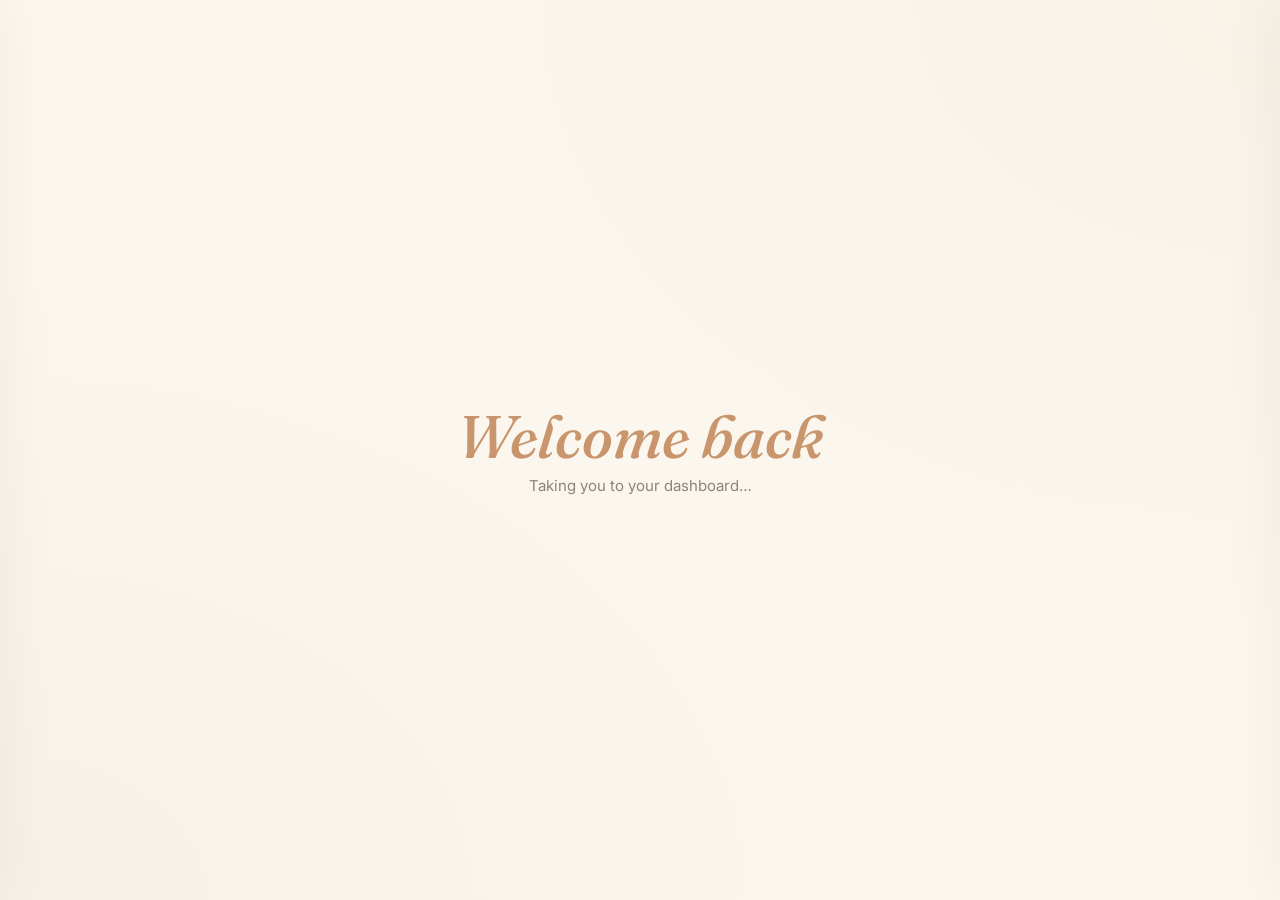
<file: Fronteend/index.html>
<!DOCTYPE html>
<html lang="en">
<head>
  <meta charset="UTF-8" />
  <meta http-equiv="refresh" content="0; url=splash.html" />
  <title>HumanizeAI</title>
</head>
<body>
  <script>window.location.replace('splash.html');</script>
</body>
</html>
</file>
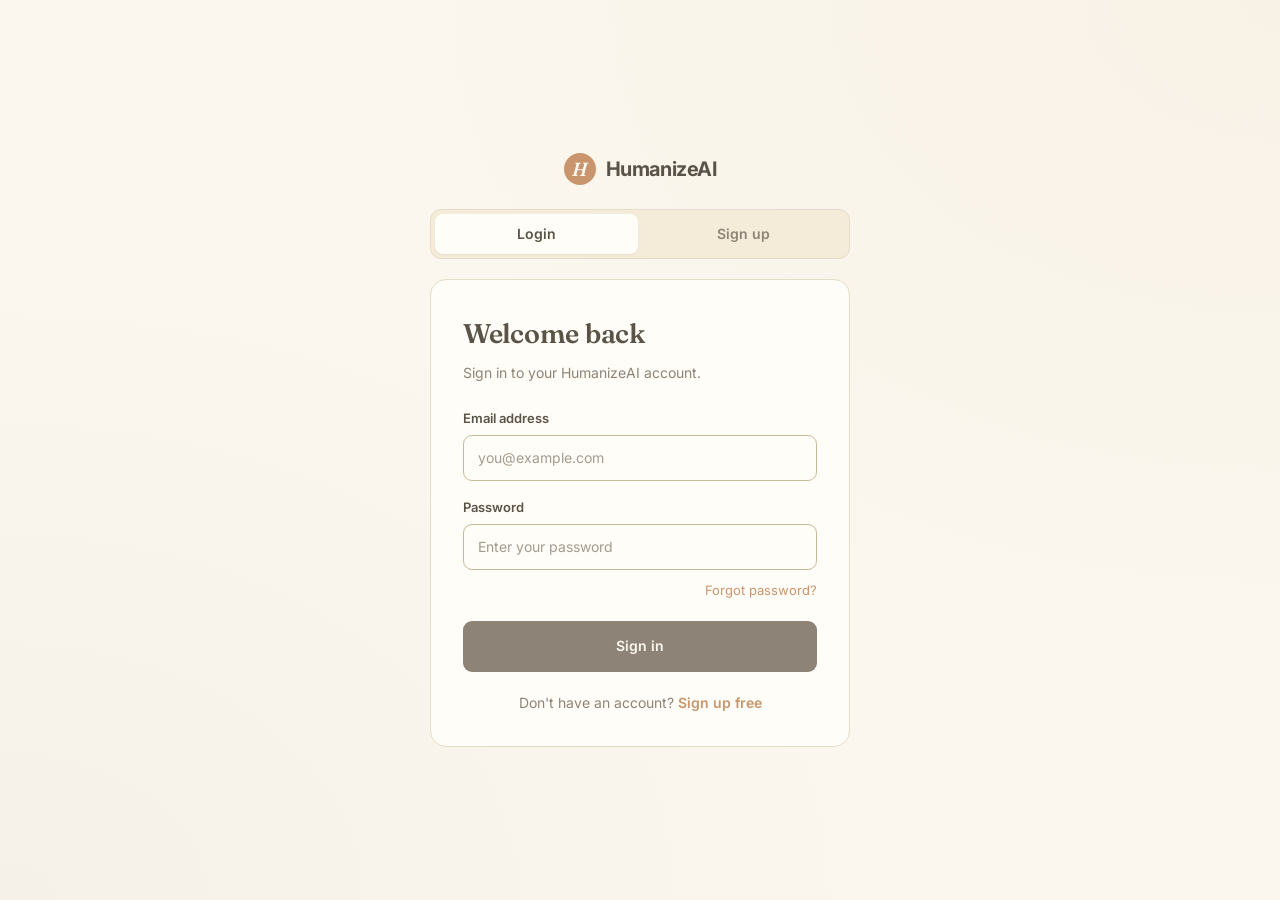
<file: Fronteend/analytics.html>
<!DOCTYPE html>
<html lang="en">
<head>
  <meta charset="UTF-8" />
  <meta name="viewport" content="width=device-width, initial-scale=1.0" />
  <title>Analytics - HumanizeAI</title>
  <link rel="stylesheet" href="styles.css" />
</head>
<body>

  
  <header>
    <nav aria-label="Application navigation">
      <a href="dashboard.html">
        <span aria-hidden="true">H</span>
        HumanizeAI
      </a>
      <ul role="list">
        <li><a href="dashboard.html">Dashboard</a></li>
        <li><a href="history.html">History</a></li>
        <li><a href="analytics.html" aria-current="page">Analytics</a></li>
        <li><a href="settings.html">Settings</a></li>
      </ul>
      <div>
        <div role="img" aria-label="User avatar">HJ</div>
      </div>
    </nav>
  </header>

 
  <main>


    <div>
      <h2>Analytics</h2>
      <p>Your usage stats - linked 1:1 to your account.</p>
    </div>

    <div role="region" aria-label="Summary statistics">

      <div>
        <div>Total runs</div>
        <div>43</div>
      </div>

      <div>
        <div>Words humanized</div>
        <div>18,204</div>
      </div>

      <div>
        <div>Avg. AI reduction</div>
        <div>−59%</div>
      </div>

    </div>
    <section aria-labelledby="chart-title">
      <h3 id="chart-title">Usage over time</h3>
      <p>Number of humanization runs per day (last 7 days)</p>
      <div>
        <canvas id="usage-chart" aria-label="Bar chart showing daily usage over the past 7 days" role="img"></canvas>
      </div>
    </section>

    
    <section aria-labelledby="breakdown-title">
      <h3 id="breakdown-title">Mode breakdown</h3>
      <div>

        <div>
          <div>
            <span>Basic mode</span>
            <span>65%</span>
          </div>
          <div role="progressbar" aria-valuenow="65" aria-valuemin="0" aria-valuemax="100" aria-label="Basic mode usage: 65%">
            <div></div>
          </div>
        </div>

        <div>
          <div>
            <span>Advanced mode</span>
            <span>35%</span>
          </div>
          <div role="progressbar" aria-valuenow="35" aria-valuemin="0" aria-valuemax="100" aria-label="Advanced mode usage: 35%">
            <div></div>
          </div>
        </div>

      </div>
    </section>

    
    <section aria-labelledby="table-title">
      <div>
        <h3 id="table-title">Detailed breakdown</h3>
      </div>
      <table>
        <thead>
          <tr>
            <th scope="col">Date</th>
            <th scope="col">Mode</th>
            <th scope="col">Words in</th>
            <th scope="col">Words out</th>
            <th scope="col">AI reduction</th>
          </tr>
        </thead>
        <tbody>
          <tr>
            <td>May 10, 2025</td>
            <td><span>Basic</span></td>
            <td>312</td>
            <td>298</td>
            <td>−67%</td>
          </tr>
          <tr>
            <td>May 10, 2025</td>
            <td><span>Advanced</span></td>
            <td>540</td>
            <td>501</td>
            <td>−74%</td>
          </tr>
          <tr>
            <td>May 9, 2025</td>
            <td><span>Basic</span></td>
            <td>210</td>
            <td>205</td>
            <td>−52%</td>
          </tr>
          <tr>
            <td>May 8, 2025</td>
            <td><span>Advanced</span></td>
            <td>890</td>
            <td>831</td>
            <td>−71%</td>
          </tr>
          <tr>
            <td>May 7, 2025</td>
            <td><span>Basic</span></td>
            <td>145</td>
            <td>140</td>
            <td>−48%</td>
          </tr>
        </tbody>
      </table>
    </section>

  </main>

  <script src="app.js?v=2" defer></script>
</body>
</html>
</file>
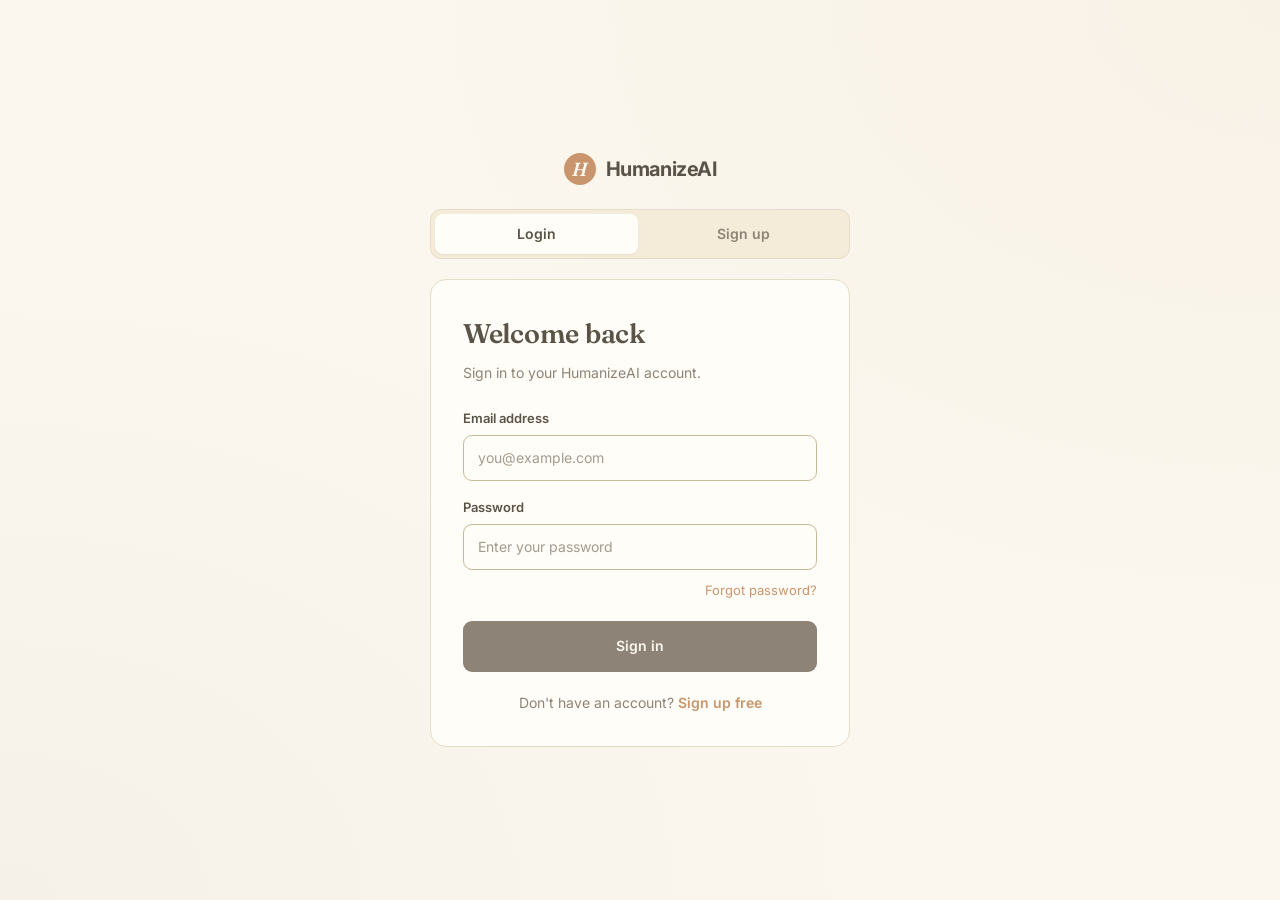
<file: Fronteend/dashboard.html>
<!DOCTYPE html>
<html lang="en">
<head>
  <meta charset="UTF-8" />
  <meta name="viewport" content="width=device-width, initial-scale=1.0" />
  <title>Dashboard - HumanizeAI</title>
  <link rel="stylesheet" href="styles.css" />
</head>
<body>

  <header>
    <nav aria-label="Application navigation">
      <a href="dashboard.html">
        <span aria-hidden="true">H</span>
        HumanizeAI
      </a>
      <ul role="list">
        <li><a href="dashboard.html" aria-current="page">Dashboard</a></li>
        <li><a href="history.html">History</a></li>
        <li><a href="analytics.html">Analytics</a></li>
        <li><a href="settings.html">Settings</a></li>
      </ul>
      <div>
        <div role="img" aria-label="User avatar">HJ</div>
      </div>
    </nav>
  </header>

 
  <main>

  
    <div>
      <h2>Humanize your text</h2>
      <p>Paste AI-generated text and we'll make it sound human.</p>
    </div>

 
    <div>
      <div role="group" aria-label="Humanization mode">
        <button type="button" data-mode="basic" aria-pressed="true">Basic</button>
        <button type="button" data-mode="advanced" aria-pressed="false">Advanced</button>
        <button type="button" data-mode="detect" aria-pressed="false">AI Detector</button>
      </div>
    </div>

   
    <div>

     
      <section aria-labelledby="input-panel-title">
        <div>
          <span id="input-panel-title">Input</span>
          <span id="char-count" aria-live="polite" aria-label="Character count">0 / 5000</span>
        </div>
        <label for="input-text">Paste your AI-generated text here</label>
        <textarea
          id="input-text"
          name="input_text"
          placeholder="Paste your AI-generated text here…"
          maxlength="5000"
          aria-describedby="input-panel-title"
        ></textarea>
      </section>

     
      <section aria-labelledby="output-panel-title">
        <div>
          <span id="output-panel-title">Output</span>
          <div>
            <button type="button" id="copy-btn">Copy</button>
            <button type="button" id="save-btn">Save</button>
          </div>
        </div>
        <div id="output-text" aria-live="polite" aria-label="Humanized output text">
          <span>Humanized text will appear here…</span>
        </div>
      </section>

    </div>

  
    <div role="toolbar" aria-label="Humanization options">
      <div>
        <div>
          <label for="tone-select">Tone</label>
          <select id="tone-select" name="tone">
            <option value="casual">Casual</option>
            <option value="formal">Formal</option>
            <option value="academic">Academic</option>
            <option value="professional">Professional</option>
          </select>
        </div>
        <div>
          <label for="length-select">Length</label>
          <select id="length-select" name="length">
            <option value="same">Same</option>
            <option value="shorter">Shorter</option>
            <option value="longer">Longer</option>
          </select>
        </div>
      </div>
      <div>
        <button type="button" id="clear-btn">Clear</button>
        <button type="button" id="humanize-btn">
          Humanize <span aria-hidden="true">→</span>
        </button>
      </div>
    </div>

    <div role="region" aria-label="Today's statistics">
      <div>

        <div>
          <div>Today's runs</div>
          <div>7</div>
        </div>

        <div>
          <div>Words humanized</div>
          <div>2,341</div>
        </div>

        <div>
          <div>AI score reduction</div>
          <div>−67%</div>
        </div>

      </div>
    </div>

  </main>

  <script src="app.js?v=2" defer></script>
</body>
</html>
</file>
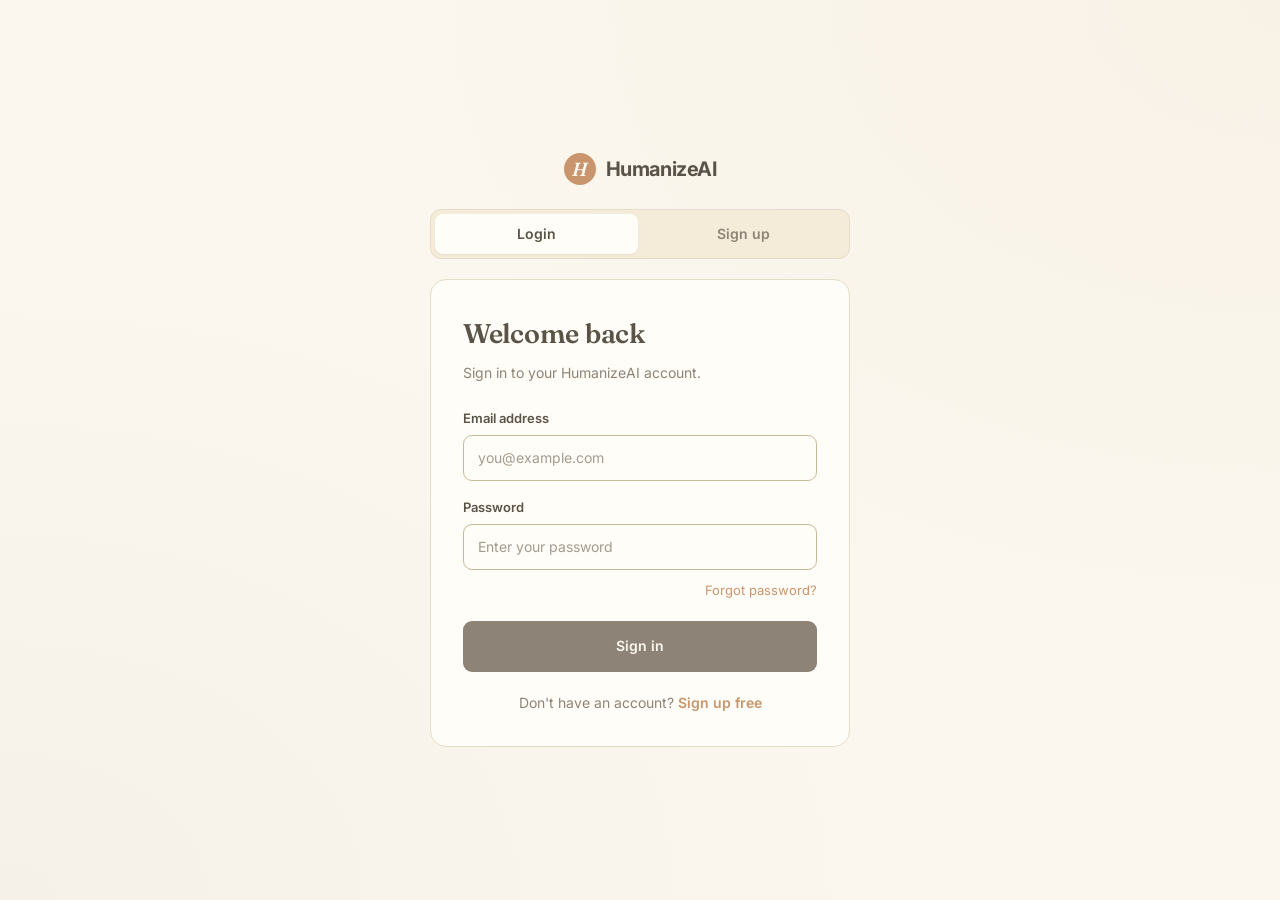
<file: Fronteend/history.html>
<!DOCTYPE html>
<html lang="en">
<head>
  <meta charset="UTF-8" />
  <meta name="viewport" content="width=device-width, initial-scale=1.0" />
  <title>History - HumanizeAI</title>
  <link rel="stylesheet" href="styles.css" />
</head>
<body>

 
  <header>
    <nav aria-label="Application navigation">
      <a href="dashboard.html">
        <span aria-hidden="true">H</span>
        HumanizeAI
      </a>
      <ul role="list">
        <li><a href="dashboard.html">Dashboard</a></li>
        <li><a href="history.html" aria-current="page">History</a></li>
        <li><a href="analytics.html">Analytics</a></li>
        <li><a href="settings.html">Settings</a></li>
      </ul>
      <div>
        <div role="img" aria-label="User avatar">HJ</div>
      </div>
    </nav>
  </header>

 
  <main>

 
    <div>
      <h2>History</h2>
      <p>All your past humanization jobs - linked to your account.</p>
    </div>


    <div role="search" aria-label="Filter history">

      <div>
        <span aria-hidden="true"><svg viewBox="0 0 24 24" fill="none" stroke="currentColor" stroke-width="2" stroke-linecap="round" stroke-linejoin="round"><circle cx="11" cy="11" r="7"/><path d="m21 21-4.3-4.3"/></svg></span>
        <label for="history-search">Search history</label>
        <input
          type="search"
          id="history-search"
          name="search"
          placeholder="Search your history…"
        />
      </div>

      <div>
        <label for="mode-filter">Mode</label>
        <select id="mode-filter" name="mode_filter">
          <option value="all">All modes</option>
          <option value="basic">Basic</option>
          <option value="advanced">Advanced</option>
        </select>
      </div>

    </div>

    
    <section aria-labelledby="history-list-label">
      <h3 id="history-list-label">History entries</h3>

      <div role="list">

      
        <article role="listitem">
          <div>
            <time datetime="2025-05-10">May 10, 2025</time>
            <span>Basic</span>
          </div>
          <div>
            <p>Using AI in schools today is genuinely changing how students learn…</p>
            <p>The implementation of artificial intelligence in modern educational frameworks…</p>
          </div>
          <div>
            <button type="button">View</button>
            <button type="button">Delete</button>
          </div>
        </article>

   
        <article role="listitem">
          <div>
            <time datetime="2025-05-09">May 9, 2025</time>
            <span>Advanced</span>
          </div>
          <div>
            <p>Climate change is hitting communities in ways scientists didn't fully predict…</p>
            <p>The ramifications of anthropogenic climate change are increasingly evident…</p>
          </div>
          <div>
            <button type="button">View</button>
            <button type="button">Delete</button>
          </div>
        </article>

        <article role="listitem">
          <div>
            <time datetime="2025-05-08">May 8, 2025</time>
            <span>Basic</span>
          </div>
          <div>
            <p>Social media has changed how young people talk to each other in big ways…</p>
            <p>The proliferation of social media platforms has fundamentally transformed…</p>
          </div>
          <div>
            <button type="button">View</button>
            <button type="button">Delete</button>
          </div>
        </article>

      
        <article role="listitem">
          <div>
            <time datetime="2025-05-07">May 7, 2025</time>
            <span>Advanced</span>
          </div>
          <div>
            <p>Remote work has genuinely blurred the line between home life and the office…</p>
            <p>The phenomenon of remote work has precipitated a paradigm shift in…</p>
          </div>
          <div>
            <button type="button">View</button>
            <button type="button">Delete</button>
          </div>
        </article>

      </div>
    </section>

  </main>

  <script src="app.js?v=2" defer></script>
</body>
</html>
</file>
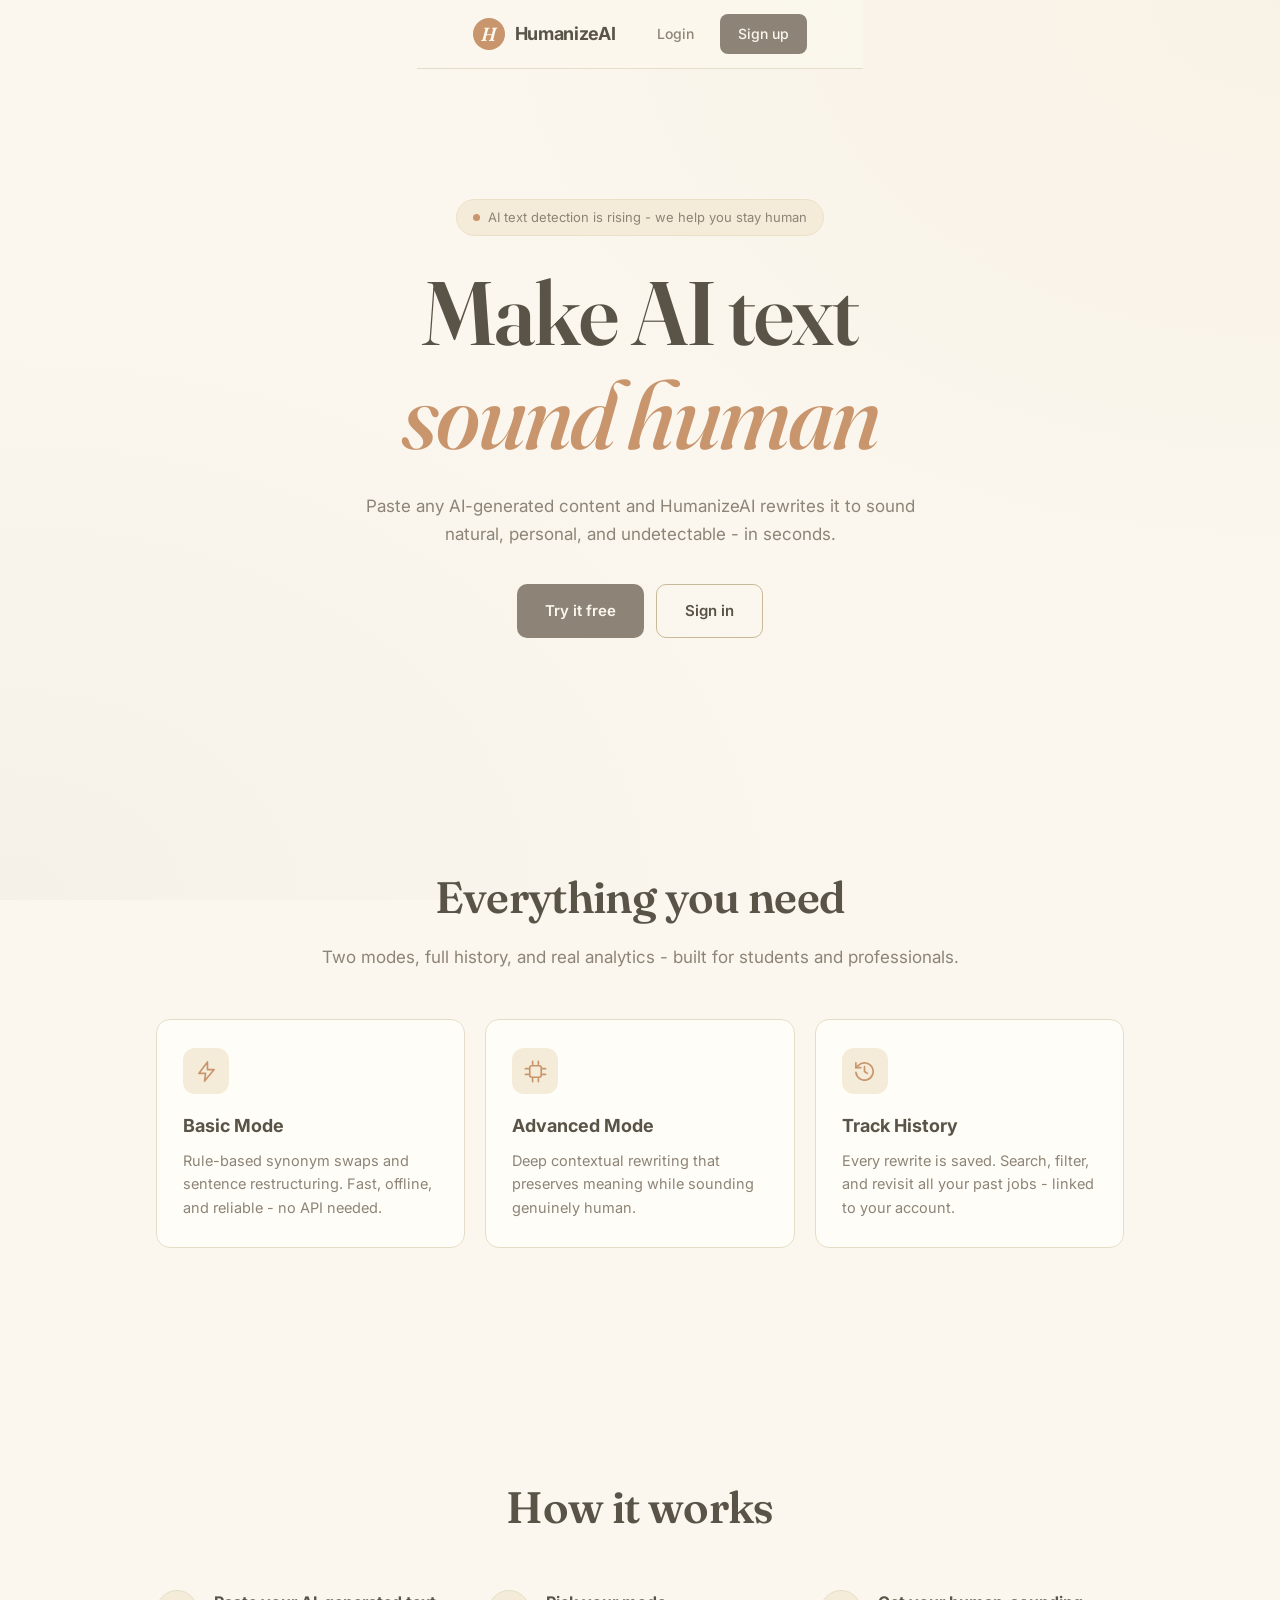
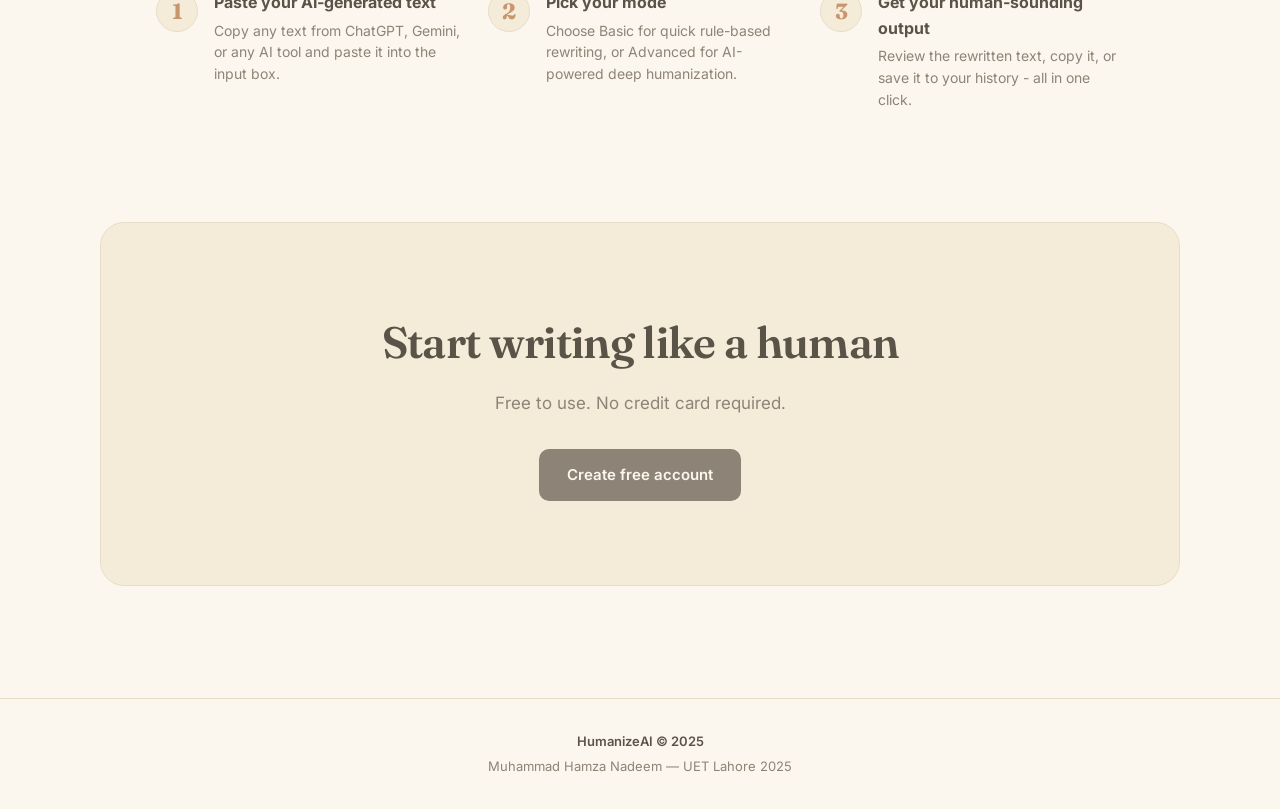
<file: Fronteend/landing.html>
<!DOCTYPE html>
<html lang="en">
<head>
  <meta charset="UTF-8" />
  <meta name="viewport" content="width=device-width, initial-scale=1.0" />
  <title>HumanizeAI - Make AI Text Sound Human</title>
  <link rel="stylesheet" href="styles.css" />
</head>
<body>


  <nav aria-label="Main navigation">
    <a href="landing.html">
      <span aria-hidden="true">H</span>
      HumanizeAI
    </a>
    <div>
      <a href="login.html">Login</a>
      <a href="signup.html">Sign up</a>
    </div>
  </nav>

  <main>

 
    <section aria-labelledby="hero-heading">
      <div>
        <span aria-hidden="true"></span>
        AI text detection is rising - we help you stay human
      </div>
      <h1 id="hero-heading">
        Make AI text<br /><em>sound human</em>
      </h1>
      <p>
        Paste any AI-generated content and HumanizeAI rewrites it to sound natural, personal, and undetectable - in seconds.
      </p>
      <div>
        <a href="signup.html">Try it free</a>
        <a href="login.html">Sign in</a>
      </div>
    </section>

  
    <section aria-labelledby="features-heading">
      <div>
        <h2 id="features-heading">Everything you need</h2>
        <p>Two modes, full history, and real analytics - built for students and professionals.</p>
      </div>
      <div>

        <article>
          <div aria-hidden="true"><svg viewBox="0 0 24 24" fill="none" stroke="currentColor" stroke-width="1.75" stroke-linecap="round" stroke-linejoin="round"><path d="M13 2 4 14h7l-1 8 10-12h-7z"/></svg></div>
          <h3>Basic Mode</h3>
          <p>
            Rule-based synonym swaps and sentence restructuring. Fast, offline, and reliable - no API needed.
          </p>
        </article>

        <article>
          <div aria-hidden="true"><svg viewBox="0 0 24 24" fill="none" stroke="currentColor" stroke-width="1.75" stroke-linecap="round" stroke-linejoin="round"><rect x="6" y="6" width="12" height="12" rx="2"/><path d="M9 1.5v3M15 1.5v3M9 19.5v3M15 19.5v3M1.5 9h3M1.5 15h3M19.5 9h3M19.5 15h3"/></svg></div>
          <h3>Advanced Mode</h3>
          <p>
            Deep contextual rewriting that preserves meaning while sounding genuinely human.
          </p>
        </article>

        <article>
          <div aria-hidden="true"><svg viewBox="0 0 24 24" fill="none" stroke="currentColor" stroke-width="1.75" stroke-linecap="round" stroke-linejoin="round"><path d="M3 3v5h5"/><path d="M3.05 13A9 9 0 1 0 6 5.3L3 8"/><path d="M12 7v5l3 2"/></svg></div>
          <h3>Track History</h3>
          <p>
            Every rewrite is saved. Search, filter, and revisit all your past jobs - linked to your account.
          </p>
        </article>

      </div>
    </section>

 
    <section aria-labelledby="how-heading">
      <h2 id="how-heading">How it works</h2>
      <ol>
        <li>
          <div aria-hidden="true">1</div>
          <div>
            <h3>Paste your AI-generated text</h3>
            <p>Copy any text from ChatGPT, Gemini, or any AI tool and paste it into the input box.</p>
          </div>
        </li>
        <li>
          <div aria-hidden="true">2</div>
          <div>
            <h3>Pick your mode</h3>
            <p>Choose Basic for quick rule-based rewriting, or Advanced for AI-powered deep humanization.</p>
          </div>
        </li>
        <li>
          <div aria-hidden="true">3</div>
          <div>
            <h3>Get your human-sounding output</h3>
            <p>Review the rewritten text, copy it, or save it to your history - all in one click.</p>
          </div>
        </li>
      </ol>
    </section>

    <section aria-labelledby="cta-heading">
      <h2 id="cta-heading">Start writing like a human</h2>
      <p>Free to use. No credit card required.</p>
      <a href="signup.html">Create free account</a>
    </section>

  </main>

  <footer>
    <p>HumanizeAI &copy; 2025</p>
    <p>Muhammad Hamza Nadeem &mdash; UET Lahore 2025</p>
  </footer>

  <script src="app.js?v=2" defer></script>
</body>
</html>
</file>
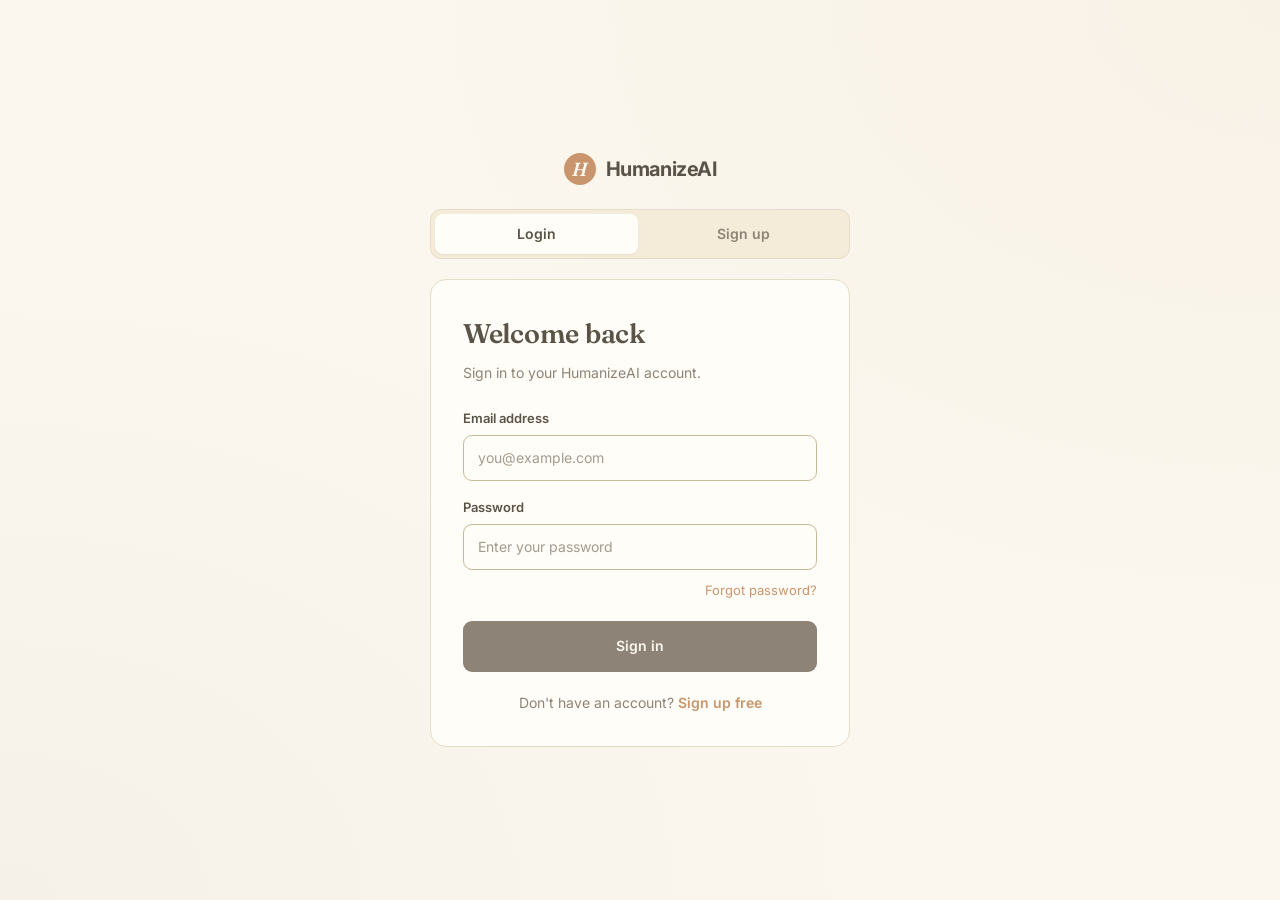
<file: Fronteend/login.html>
<!DOCTYPE html>
<html lang="en">
<head>
  <meta charset="UTF-8" />
  <meta name="viewport" content="width=device-width, initial-scale=1.0" />
  <title>Login - HumanizeAI</title>
  <link rel="stylesheet" href="styles.css" />
</head>
<body>


  <a href="landing.html">
    <span aria-hidden="true">H</span>
    HumanizeAI
  </a>

  <div role="main">


    <nav aria-label="Authentication options">
      <a href="login.html" aria-current="page">Login</a>
      <a href="signup.html">Sign up</a>
    </nav>


    <div>
      <h1>Welcome back</h1>
      <p>Sign in to your HumanizeAI account.</p>

      <form action="#" method="POST" novalidate>

        <div>
          <label for="login-email">Email address</label>
          <input
            type="email"
            id="login-email"
            name="email"
            placeholder="you@example.com"
            autocomplete="email"
            required
          />
        </div>

        <div>
          <label for="password">Password</label>
          <input
            type="password"
            id="password"
            name="password"
            placeholder="Enter your password"
            autocomplete="current-password"
            required
          />
        </div>

        <a href="#">Forgot password?</a>

        <button type="submit">
          Sign in
        </button>

      </form>

      <p>
        Don't have an account? <a href="signup.html">Sign up free</a>
      </p>
    </div>

  </div>

  <script src="app.js?v=2" defer></script>
</body>
</html>
</file>
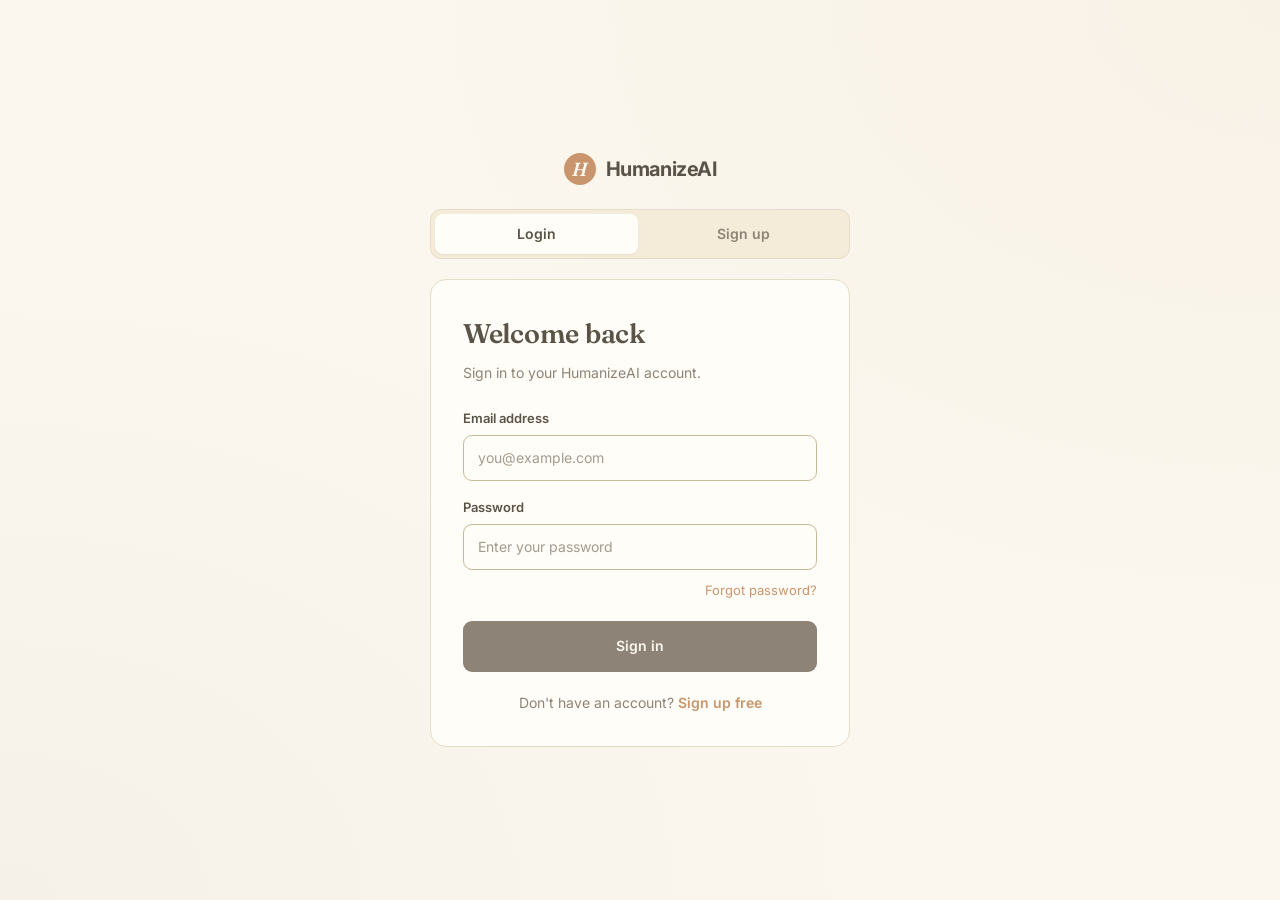
<file: Fronteend/settings.html>
<!DOCTYPE html>
<html lang="en">
<head>
  <meta charset="UTF-8" />
  <meta name="viewport" content="width=device-width, initial-scale=1.0" />
  <title>Settings - HumanizeAI</title>
  <link rel="stylesheet" href="styles.css" />
</head>
<body>

  
  <header>
    <nav aria-label="Application navigation">
      <a href="dashboard.html">
        <span aria-hidden="true">H</span>
        HumanizeAI
      </a>
      <ul role="list">
        <li><a href="dashboard.html">Dashboard</a></li>
        <li><a href="history.html">History</a></li>
        <li><a href="analytics.html">Analytics</a></li>
        <li><a href="settings.html" aria-current="page">Settings</a></li>
      </ul>
      <div>
        <div role="img" aria-label="User avatar">HJ</div>
      </div>
    </nav>
  </header>

  
  <main>

    
    <div>
      <h2>Settings</h2>
    </div>

    <div>

     
      <section aria-labelledby="profile-heading">
        <div>
          <h3 id="profile-heading">Profile</h3>
          <p>Update your name and email address.</p>
        </div>
        <div>
          <form action="#" method="POST" novalidate>

            <div>
              <div>
                <label for="profile-name">Full name</label>
                <input
                  type="text"
                  id="profile-name"
                  name="name"
                  value="Muhammad Hamza Nadeem"
                  autocomplete="name"
                />
              </div>
              <div>
                <label for="profile-email">Email address</label>
                <input
                  type="email"
                  id="profile-email"
                  name="email"
                  value="muhammadhamzanadeem270@gmail.com"
                  autocomplete="email"
                />
              </div>
            </div>

            <button type="submit">Save profile</button>

          </form>
        </div>
      </section>

      
      <section aria-labelledby="prefs-heading">
        <div>
          <h3 id="prefs-heading">Preferences</h3>
          <p>Customize your default humanization settings.</p>
        </div>
        <div>
          <form action="#" method="POST" novalidate>

            <div>
              <div>
                <span>Default mode</span>
                <span>The mode pre-selected when you open the dashboard.</span>
              </div>
              <div>
                <label for="default-mode">Default mode</label>
                <select id="default-mode" name="default_mode">
                  <option value="basic" selected>Basic</option>
                  <option value="advanced">Advanced</option>
                </select>
              </div>
            </div>

            <button type="submit">Save preferences</button>

          </form>
        </div>
      </section>


      
      <section aria-labelledby="danger-heading">
        <div>
          <h3 id="danger-heading">Session</h3>
        </div>
        <div>
          <p>Sign out of your HumanizeAI account on this device.</p>
          <button type="button">Log out</button>
        </div>
      </section>

    </div>

  </main>

  <script src="app.js?v=2" defer></script>
</body>
</html>
</file>
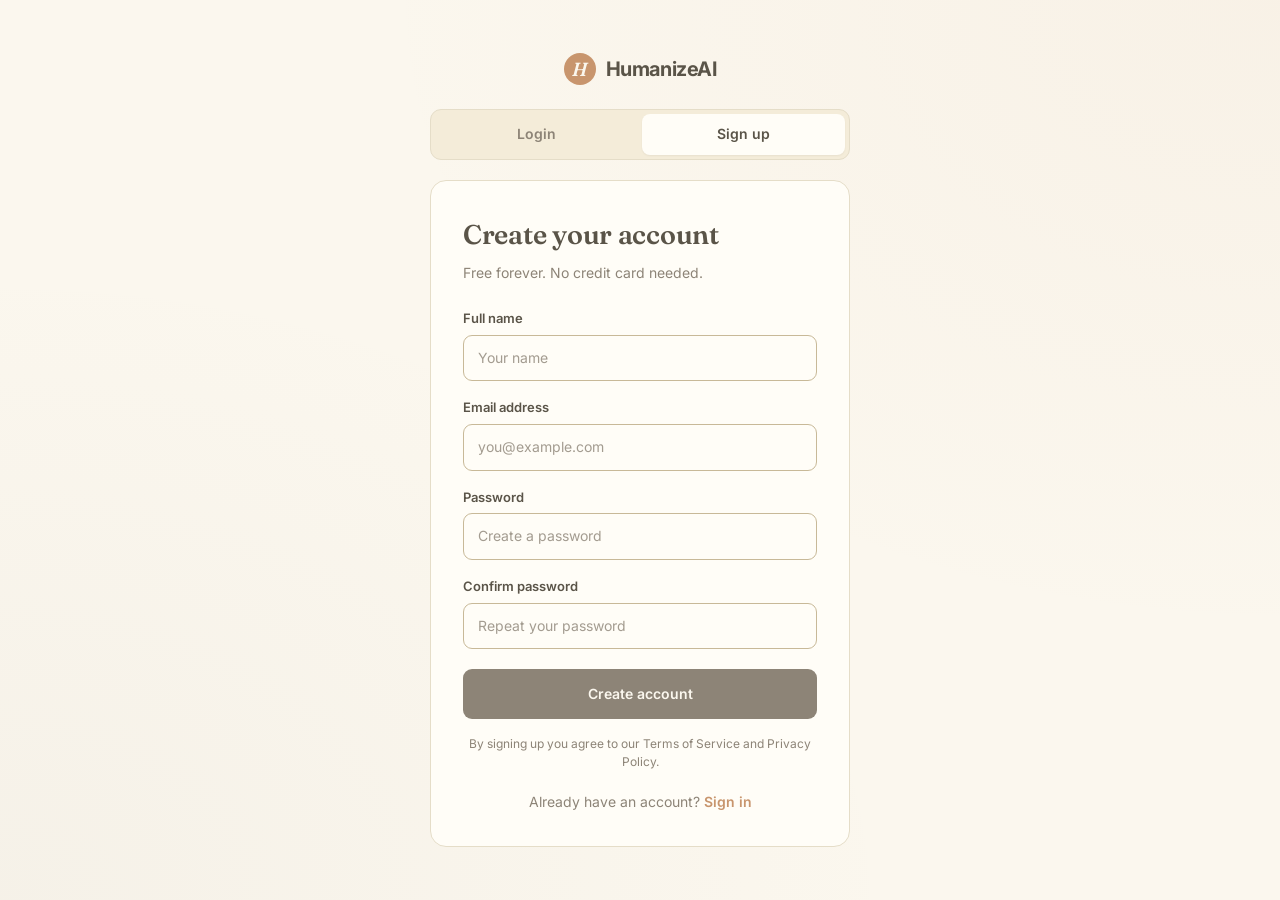
<file: Fronteend/signup.html>
<!DOCTYPE html>
<html lang="en">
<head>
  <meta charset="UTF-8" />
  <meta name="viewport" content="width=device-width, initial-scale=1.0" />
  <title>Sign Up - HumanizeAI</title>
  <link rel="stylesheet" href="styles.css" />
</head>
<body>

  <a href="landing.html">
    <span aria-hidden="true">H</span>
    HumanizeAI
  </a>

  <div role="main">

    <nav aria-label="Authentication options">
      <a href="login.html">Login</a>
      <a href="signup.html" aria-current="page">Sign up</a>
    </nav>

    <div>
      <h1>Create your account</h1>
      <p>Free forever. No credit card needed.</p>

      <form action="#" method="POST" novalidate>

        <div>
          <label for="name">Full name</label>
          <input
            type="text"
            id="name"
            name="name"
            placeholder="Your name"
            autocomplete="name"
            required
          />
        </div>

        <div>
          <label for="email">Email address</label>
          <input
            type="email"
            id="email"
            name="email"
            placeholder="you@example.com"
            autocomplete="email"
            required
          />
        </div>

        <div>
          <label for="password">Password</label>
          <input
            type="password"
            id="password"
            name="password"
            placeholder="Create a password"
            autocomplete="new-password"
            required
          />
        </div>

        <div>
          <label for="confirm-password">Confirm password</label>
          <input
            type="password"
            id="confirm-password"
            name="confirm_password"
            placeholder="Repeat your password"
            autocomplete="new-password"
            required
          />
        </div>

        <button type="submit">
          Create account
        </button>

        <p>
          By signing up you agree to our Terms of Service and Privacy Policy.
        </p>

      </form>

      <p>
        Already have an account? <a href="login.html">Sign in</a>
      </p>
    </div>

  </div>

  <script src="app.js?v=2" defer></script>
</body>
</html>
</file>
<file: Fronteend/styles.css>
@import url('https://fonts.googleapis.com/css2?family=Fraunces:ital,opsz,wght@0,9..144,400;0,9..144,500;0,9..144,600;0,9..144,700;0,9..144,900;1,9..144,400;1,9..144,500;1,9..144,600&family=Inter:wght@400;500;600;700;800&display=swap');

:root {
    --bg: #FBF7EE;
    --card: #FFFDF7;
    --surface: #F4ECD9;
    --text: #5A5448;
    --muted: #8D8477;
    --accent: #C8956D;
    --border: #E5DDC8;
    --border-2: #C8B998;
    --btn: #8D8477;
    --btn-hover: #6B6357;
    --on-dark: #FBF7EE;

    --radius: 9px;
    --radius-lg: 14px;
    --pill: 100px;
    --maxw: 1080px;
    --pad: clamp(20px, 5vw, 56px);

    --font: 'Inter', system-ui, -apple-system, sans-serif;
    --display: 'Fraunces', Georgia, 'Times New Roman', serif;
    --script: 'Fraunces', Georgia, serif;

    --ring: 0 0 0 3px rgba(200, 149, 109, .18);
}

* {
    margin: 0;
    padding: 0;
    box-sizing: border-box;
}

html {
    -webkit-text-size-adjust: 100%;
}

body {
    min-height: 100vh;
    display: flex;
    flex-direction: column;
    font-family: var(--font);
    font-size: 16px;
    line-height: 1.6;
    color: var(--text);
    background-color: var(--bg);
    background-image:
        radial-gradient(ellipse at top right, rgba(200, 149, 109, .06) 0%, transparent 50%),
        radial-gradient(ellipse at bottom left, rgba(141, 132, 119, .05) 0%, transparent 50%);
    background-attachment: fixed;
    -webkit-font-smoothing: antialiased;
    text-rendering: optimizeLegibility;
}

img,
canvas,
svg {
    display: block;
    max-width: 100%;
}

ul,
ol {
    list-style: none;
}

button,
input,
select,
textarea {
    font: inherit;
    color: inherit;
}

a {
    color: var(--accent);
    text-decoration: none;
}

a:hover {
    color: var(--btn-hover);
}

:focus-visible {
    outline: 2px solid var(--accent);
    outline-offset: 2px;
}

header+main,
nav[aria-label="Main navigation"]+main {
    flex: 1 0 auto;
}

header,
nav[aria-label="Main navigation"] {
    position: sticky;
    top: 0;
    z-index: 50;
    background: rgba(251, 247, 238, .85);
    backdrop-filter: blur(20px);
    -webkit-backdrop-filter: blur(20px);
    border-bottom: .5px solid var(--border);
}

header nav,
nav[aria-label="Main navigation"] {
    display: flex;
    align-items: center;
    justify-content: space-between;
    gap: 24px;
    max-width: var(--maxw);
    margin: 0 auto;
    padding: 14px var(--pad);
}

header nav>a:first-child,
nav[aria-label="Main navigation"]>a:first-child,
body>a[href="landing.html"] {
    display: inline-flex;
    align-items: center;
    gap: 10px;
    font-size: 18px;
    font-weight: 700;
    letter-spacing: -.02em;
    color: var(--text);
}

header nav>a:first-child:hover,
nav[aria-label="Main navigation"]>a:first-child:hover,
body>a[href="landing.html"]:hover {
    color: var(--text);
}

header nav>a:first-child>span[aria-hidden="true"],
nav[aria-label="Main navigation"]>a:first-child>span[aria-hidden="true"],
body>a[href="landing.html"]>span[aria-hidden="true"] {
    display: inline-flex;
    align-items: center;
    justify-content: center;
    width: 32px;
    height: 32px;
    border-radius: 50%;
    background: var(--accent);
    color: var(--on-dark);
    font-family: var(--display);
    font-style: italic;
    font-size: 19px;
    font-weight: 600;
    line-height: 1;
}

header nav ul[role="list"] {
    display: flex;
    align-items: center;
    gap: 2px;
}

header nav ul[role="list"] a {
    display: block;
    padding: 8px 14px;
    border-radius: 8px;
    font-size: 14px;
    font-weight: 500;
    color: var(--muted);
}

header nav ul[role="list"] a:hover {
    color: var(--text);
    background: var(--surface);
}

header nav ul[role="list"] a[aria-current="page"] {
    color: var(--text);
    background: var(--surface);
}

div[role="img"][aria-label="User avatar"] {
    display: inline-flex;
    align-items: center;
    justify-content: center;
    width: 38px;
    height: 38px;
    border-radius: 50%;
    background: var(--surface);
    border: .5px solid var(--border);
    font-size: 13px;
    font-weight: 700;
    color: var(--muted);
}

nav[aria-label="Main navigation"]>div {
    display: flex;
    align-items: center;
    gap: 8px;
}

nav[aria-label="Main navigation"]>div a {
    padding: 9px 18px;
    border-radius: 8px;
    font-size: 14px;
    font-weight: 500;
    color: var(--muted);
}

nav[aria-label="Main navigation"]>div a:hover {
    color: var(--text);
    background: var(--surface);
}

nav[aria-label="Main navigation"]>div a:last-child {
    background: var(--btn);
    color: var(--on-dark);
}

nav[aria-label="Main navigation"]>div a:last-child:hover {
    background: var(--btn-hover);
    color: var(--on-dark);
}

button {
    display: inline-flex;
    align-items: center;
    justify-content: center;
    gap: 8px;
    padding: 10px 18px;
    border: .5px solid var(--border-2);
    border-radius: var(--radius);
    background: transparent;
    color: var(--text);
    font-size: 14px;
    font-weight: 600;
    cursor: pointer;
    transition: background .15s ease, border-color .15s ease, color .15s ease;
}

button:hover {
    background: var(--surface);
}

button[type="submit"],
div[role="toolbar"]>div:last-child button:last-child {
    background: var(--btn);
    color: var(--on-dark);
    border-color: transparent;
}

button[type="submit"]:hover,
div[role="toolbar"]>div:last-child button:last-child:hover {
    background: var(--btn-hover);
    color: var(--on-dark);
}

input:not([type="search"]),
select,
textarea {
    width: 100%;
    padding: 11px 14px;
    background: var(--card);
    border: .5px solid var(--border-2);
    border-radius: var(--radius);
    font-size: 14px;
    color: var(--text);
    transition: border-color .15s ease, box-shadow .15s ease;
}

input::placeholder,
textarea::placeholder {
    color: var(--muted);
    opacity: .8;
}

input:focus,
select:focus,
textarea:focus,
input[type="search"]:focus {
    outline: none;
    border-color: var(--accent);
    box-shadow: var(--ring);
}

select {
    cursor: pointer;
    appearance: none;
    background-image: linear-gradient(45deg, transparent 50%, var(--muted) 50%),
        linear-gradient(135deg, var(--muted) 50%, transparent 50%);
    background-position: calc(100% - 18px) 50%, calc(100% - 13px) 50%;
    background-size: 5px 5px, 5px 5px;
    background-repeat: no-repeat;
    padding-right: 38px;
}

label[for="input-text"],
label[for="history-search"] {
    position: absolute;
    width: 1px;
    height: 1px;
    padding: 0;
    margin: -1px;
    overflow: hidden;
    clip: rect(0 0 0 0);
    white-space: nowrap;
    border: 0;
}

header+main {
    width: 100%;
    max-width: var(--maxw);
    margin: 0 auto;
    padding: 40px var(--pad) 88px;
}

header+main>*+* {
    margin-top: 28px;
}

header+main>div:first-of-type h2 {
    font-family: var(--display);
    font-size: clamp(28px, 4vw, 37px);
    font-weight: 600;
    letter-spacing: -.01em;
}

header+main>div:first-of-type p {
    margin-top: 6px;
    color: var(--muted);
}

header+main section>h3,
header+main section>div>h3 {
    font-size: 17px;
    font-weight: 700;
    letter-spacing: -.01em;
}

header+main section,
header+main article[role="listitem"],
div[role="region"][aria-label="Summary statistics"]>div,
div[role="region"][aria-label="Today's statistics"]>div>div {
    background: var(--card);
    border: .5px solid var(--border);
    border-radius: var(--radius-lg);
}

div[role="region"][aria-label="Summary statistics"],
div[role="region"][aria-label="Today's statistics"]>div {
    display: grid;
    grid-template-columns: repeat(3, 1fr);
    gap: 16px;
}

div[role="region"][aria-label="Summary statistics"]>div,
div[role="region"][aria-label="Today's statistics"]>div>div {
    padding: 20px 22px;
}

div[role="region"][aria-label="Summary statistics"]>div>div:first-child,
div[role="region"][aria-label="Today's statistics"]>div>div>div:first-child {
    font-size: 13px;
    font-weight: 500;
    color: var(--muted);
    margin-bottom: 8px;
}

div[role="region"][aria-label="Summary statistics"]>div>div:last-child,
div[role="region"][aria-label="Today's statistics"]>div>div>div:last-child {
    font-size: 30px;
    font-weight: 800;
    letter-spacing: -.02em;
    line-height: 1;
}

div[role="group"][aria-label="Humanization mode"] {
    display: inline-flex;
    gap: 4px;
    padding: 4px;
    background: var(--surface);
    border: .5px solid var(--border);
    border-radius: 11px;
}

div[role="group"][aria-label="Humanization mode"] button {
    border: none;
    background: transparent;
    padding: 8px 18px;
    border-radius: 8px;
    color: var(--muted);
}

div[role="group"][aria-label="Humanization mode"] button:hover {
    background: transparent;
    color: var(--text);
}

div[role="group"][aria-label="Humanization mode"] button[aria-pressed="true"] {
    background: var(--bg);
    color: var(--text);
    box-shadow: 0 1px 2px rgba(0, 0, 0, .06);
}

header+main>div:has(> section[aria-labelledby="input-panel-title"]) {
    display: grid;
    grid-template-columns: 1fr 1fr;
    gap: 16px;
}

section[aria-labelledby="input-panel-title"],
section[aria-labelledby="output-panel-title"] {
    display: flex;
    flex-direction: column;
    overflow: hidden;
    padding: 0;
}

section[aria-labelledby="input-panel-title"]>div:first-child,
section[aria-labelledby="output-panel-title"]>div:first-child {
    display: flex;
    align-items: center;
    justify-content: space-between;
    gap: 12px;
    padding: 13px 16px;
    border-bottom: .5px solid var(--border);
    font-size: 13px;
    font-weight: 600;
}

section[aria-labelledby="input-panel-title"]>div:first-child>span:last-child {
    color: var(--muted);
    font-weight: 500;
}

section[aria-labelledby="output-panel-title"]>div:first-child>div {
    display: flex;
    gap: 8px;
}

section[aria-labelledby="output-panel-title"]>div:first-child button {
    padding: 6px 12px;
    font-size: 12.5px;
}

#input-text {
    flex: 1;
    width: 100%;
    min-height: 300px;
    resize: vertical;
    border: none;
    background: transparent;
    border-radius: 0;
    padding: 16px;
    font-size: 15px;
    line-height: 1.65;
}

#input-text:focus {
    box-shadow: none;
}

section[aria-labelledby="output-panel-title"]>div[aria-live] {
    flex: 1;
    min-height: 300px;
    padding: 16px;
    font-size: 15px;
    line-height: 1.65;
    color: var(--muted);
}

div[role="toolbar"][aria-label="Humanization options"] {
    display: flex;
    align-items: flex-end;
    justify-content: space-between;
    flex-wrap: wrap;
    gap: 18px;
    padding: 16px 18px;
    background: var(--card);
    border: .5px solid var(--border);
    border-radius: var(--radius-lg);
}

div[role="toolbar"]>div:first-child {
    display: flex;
    flex-wrap: wrap;
    gap: 16px;
}

div[role="toolbar"] label,
header+main select+label,
header+main label[for$="-select"],
header+main label[for$="-filter"] {
    display: block;
    margin-bottom: 6px;
    font-size: 11.5px;
    font-weight: 600;
    letter-spacing: .05em;
    text-transform: uppercase;
    color: var(--muted);
}

div[role="toolbar"] select {
    width: auto;
    min-width: 150px;
}

div[role="toolbar"]>div:last-child {
    display: flex;
    gap: 10px;
}

section[aria-labelledby="chart-title"],
section[aria-labelledby="breakdown-title"],
section[aria-labelledby="table-title"] {
    padding: 22px 24px;
}

section[aria-labelledby="chart-title"]>p,
section[aria-labelledby="breakdown-title"]~* p {
    color: var(--muted);
}

section[aria-labelledby="chart-title"]>h3+p {
    margin-top: 4px;
    margin-bottom: 18px;
    font-size: 14px;
    color: var(--muted);
}

section[aria-labelledby="chart-title"]>div {
    width: 100%;
    height: 240px;
    background:
        repeating-linear-gradient(to top, transparent, transparent 47px, var(--border) 47px, var(--border) 47.5px);
    border-radius: 10px;
}

#usage-chart {
    width: 100%;
    height: 100%;
}

section[aria-labelledby="breakdown-title"]>div {
    display: flex;
    flex-direction: column;
    gap: 20px;
    margin-top: 18px;
}

section[aria-labelledby="breakdown-title"]>div>div>div:first-child {
    display: flex;
    justify-content: space-between;
    font-size: 14px;
    font-weight: 500;
    margin-bottom: 8px;
}

section[aria-labelledby="breakdown-title"]>div>div>div:first-child span:last-child {
    color: var(--muted);
}

div[role="progressbar"] {
    height: 8px;
    background: var(--surface);
    border-radius: var(--pill);
    overflow: hidden;
}

div[role="progressbar"]>div {
    height: 100%;
    background: var(--accent);
    border-radius: var(--pill);
}

div[role="progressbar"][aria-valuenow="65"]>div {
    width: 65%;
}

div[role="progressbar"][aria-valuenow="35"]>div {
    width: 35%;
}

section[aria-labelledby="table-title"] table {
    width: 100%;
    border-collapse: collapse;
    margin-top: 16px;
}

section[aria-labelledby="table-title"] th {
    text-align: left;
    padding: 10px 12px;
    font-size: 11.5px;
    font-weight: 600;
    letter-spacing: .05em;
    text-transform: uppercase;
    color: var(--muted);
    border-bottom: .5px solid var(--border);
}

section[aria-labelledby="table-title"] td {
    padding: 13px 12px;
    font-size: 14px;
    border-bottom: .5px solid var(--border);
}

section[aria-labelledby="table-title"] tbody tr:last-child td {
    border-bottom: 0;
}

section[aria-labelledby="table-title"] td span {
    display: inline-block;
    padding: 3px 10px;
    border-radius: var(--pill);
    background: var(--surface);
    font-size: 12px;
    font-weight: 600;
    color: var(--muted);
}

div[role="search"] {
    display: flex;
    flex-wrap: wrap;
    align-items: stretch;
    gap: 12px;
}

div[role="search"]>div:first-child {
    flex: 1 1 260px;
    display: flex;
    align-items: center;
    gap: 10px;
    padding: 0 14px;
    background: var(--card);
    border: .5px solid var(--border);
    border-radius: var(--radius);
}

div[role="search"]>div:first-child span[aria-hidden] {
    display: inline-flex;
    align-items: center;
    color: var(--muted);
}

div[role="search"]>div:first-child span[aria-hidden] svg {
    width: 16px;
    height: 16px;
}

div[role="search"] input[type="search"] {
    flex: 1;
    border: none;
    background: transparent;
    padding: 11px 0;
    font-size: 14px;
}

div[role="search"] input[type="search"]:focus {
    box-shadow: none;
}

div[role="search"]>div:last-child {
    display: flex;
    align-items: center;
}

div[role="search"] select {
    min-width: 150px;
}

h3#history-list-label {
    position: absolute;
    width: 1px;
    height: 1px;
    padding: 0;
    margin: -1px;
    overflow: hidden;
    clip: rect(0 0 0 0);
    white-space: nowrap;
    border: 0;
}

div[role="list"] {
    display: flex;
    flex-direction: column;
    gap: 14px;
}

article[role="listitem"] {
    display: flex;
    flex-direction: column;
    gap: 12px;
    padding: 18px 20px;
}

article[role="listitem"]>div:first-child {
    display: flex;
    align-items: center;
    gap: 12px;
}

article[role="listitem"] time {
    font-size: 13px;
    color: var(--muted);
}

article[role="listitem"]>div:first-child span {
    padding: 3px 10px;
    border-radius: var(--pill);
    background: var(--surface);
    font-size: 12px;
    font-weight: 600;
    color: var(--muted);
}

article[role="listitem"]>div:nth-child(2) {
    display: flex;
    flex-direction: column;
    gap: 4px;
}

article[role="listitem"]>div:nth-child(2) p {
    font-size: 14px;
    line-height: 1.55;
}

article[role="listitem"]>div:nth-child(2) p:last-child {
    color: var(--muted);
}

article[role="listitem"]>div:last-child {
    display: flex;
    gap: 8px;
}

article[role="listitem"]>div:last-child button {
    padding: 7px 14px;
    font-size: 13px;
}

header+main>div:has(> section[aria-labelledby="profile-heading"]) {
    display: flex;
    flex-direction: column;
    gap: 20px;
}

section[aria-labelledby="profile-heading"],
section[aria-labelledby="prefs-heading"],
section[aria-labelledby="api-heading"],
section[aria-labelledby="danger-heading"] {
    padding: 24px 26px;
}

header+main section>div:first-child>h3 {
    font-size: 17px;
    font-weight: 700;
}

header+main section>div:first-child>p {
    margin-top: 4px;
    margin-bottom: 20px;
    font-size: 14px;
    color: var(--muted);
}

header+main form label {
    display: block;
    margin-bottom: 6px;
    font-size: 13px;
    font-weight: 600;
    color: var(--text);
}

header+main form {
    display: flex;
    flex-direction: column;
    gap: 18px;
    align-items: flex-start;
}

section[aria-labelledby="profile-heading"] form>div:first-child {
    display: grid;
    grid-template-columns: 1fr 1fr;
    gap: 16px;
    width: 100%;
}

section[aria-labelledby="prefs-heading"] form>div:first-child {
    display: flex;
    align-items: center;
    justify-content: space-between;
    gap: 24px;
    width: 100%;
}

section[aria-labelledby="prefs-heading"] form>div:first-child>div:first-child span:first-child {
    display: block;
    font-weight: 600;
}

section[aria-labelledby="prefs-heading"] form>div:first-child>div:first-child span:last-child {
    display: block;
    font-size: 13px;
    color: var(--muted);
    margin-top: 2px;
}

section[aria-labelledby="prefs-heading"] form label {
    position: absolute;
    width: 1px;
    height: 1px;
    overflow: hidden;
    clip: rect(0 0 0 0);
    white-space: nowrap;
}

section[aria-labelledby="prefs-heading"] select {
    width: auto;
    min-width: 200px;
}

section[aria-labelledby="api-heading"] form>div {
    display: flex;
    align-items: flex-end;
    gap: 12px;
    width: 100%;
}

section[aria-labelledby="api-heading"] form>div>div {
    flex: 1;
}

section[aria-labelledby="api-heading"] button {
    white-space: nowrap;
}

section[aria-labelledby="danger-heading"]>div p {
    margin-bottom: 16px;
    color: var(--muted);
    font-size: 14px;
}

section[aria-labelledby="danger-heading"] button {
    border-color: var(--border-2);
}

nav[aria-label="Main navigation"]+main>section {
    max-width: var(--maxw);
    margin: 0 auto;
    padding: clamp(64px, 10vw, 112px) var(--pad);
}

nav[aria-label="Main navigation"]+main>section[aria-labelledby="hero-heading"] {
    display: flex;
    flex-direction: column;
    align-items: center;
    text-align: center;
    padding-top: clamp(72px, 12vw, 130px);
}

section[aria-labelledby="hero-heading"]>div:first-child {
    display: inline-flex;
    align-items: center;
    gap: 8px;
    padding: 7px 16px;
    background: var(--surface);
    border: .5px solid var(--border);
    border-radius: var(--pill);
    font-size: 13px;
    color: var(--muted);
    margin-bottom: 30px;
}

section[aria-labelledby="hero-heading"]>div:first-child span[aria-hidden] {
    width: 7px;
    height: 7px;
    border-radius: 50%;
    background: var(--accent);
}

h1#hero-heading {
    font-family: var(--display);
    font-size: clamp(34px, 8.5vw, 90px);
    font-weight: 600;
    letter-spacing: -.02em;
    line-height: 1.04;
    color: var(--text);
}

section[aria-labelledby="hero-heading"] em {
    display: block;
    margin-top: 6px;
    font-style: italic;
    font-family: var(--display);
    font-weight: 500;
    font-size: clamp(36px, 9vw, 96px);
    letter-spacing: -.02em;
    line-height: 1;
    color: var(--accent);
}

section[aria-labelledby="hero-heading"]>p {
    max-width: 560px;
    margin: 30px auto 0;
    font-size: 17px;
    line-height: 1.65;
    color: var(--muted);
}

section[aria-labelledby="hero-heading"]>div:last-child {
    display: flex;
    gap: 12px;
    margin-top: 36px;
}

section[aria-labelledby="hero-heading"]>div:last-child a,
section[aria-labelledby="cta-heading"] a {
    display: inline-flex;
    align-items: center;
    padding: 14px 28px;
    border-radius: 10px;
    font-size: 15px;
    font-weight: 600;
}

section[aria-labelledby="hero-heading"]>div:last-child a:first-child,
section[aria-labelledby="cta-heading"] a {
    background: var(--btn);
    color: var(--on-dark);
}

section[aria-labelledby="hero-heading"]>div:last-child a:first-child:hover,
section[aria-labelledby="cta-heading"] a:hover {
    background: var(--btn-hover);
    color: var(--on-dark);
}

section[aria-labelledby="hero-heading"]>div:last-child a:last-child {
    background: transparent;
    color: var(--text);
    border: .5px solid var(--border-2);
}

section[aria-labelledby="hero-heading"]>div:last-child a:last-child:hover {
    background: var(--surface);
    color: var(--text);
}

nav[aria-label="Main navigation"]+main h2 {
    font-family: var(--display);
    font-size: clamp(32px, 5vw, 44px);
    font-weight: 600;
    letter-spacing: -.015em;
    text-align: center;
    color: var(--text);
}

section[aria-labelledby="features-heading"]>div:first-child {
    text-align: center;
    margin-bottom: 48px;
}

section[aria-labelledby="features-heading"]>div:first-child p {
    margin-top: 12px;
    font-size: 17px;
    color: var(--muted);
}

section[aria-labelledby="features-heading"]>div:last-child {
    display: grid;
    grid-template-columns: repeat(3, 1fr);
    gap: 20px;
}

section[aria-labelledby="features-heading"] article {
    padding: 28px 26px;
    background: var(--card);
    border: .5px solid var(--border);
    border-radius: var(--radius-lg);
}

section[aria-labelledby="features-heading"] article>div[aria-hidden] {
    display: inline-flex;
    align-items: center;
    justify-content: center;
    width: 46px;
    height: 46px;
    border-radius: 12px;
    background: var(--surface);
    color: var(--accent);
    margin-bottom: 18px;
}

section[aria-labelledby="features-heading"] article>div[aria-hidden] svg {
    width: 23px;
    height: 23px;
}

section[aria-labelledby="features-heading"] article h3 {
    font-size: 18px;
    font-weight: 700;
}

section[aria-labelledby="features-heading"] article p {
    margin-top: 8px;
    color: var(--muted);
    font-size: 14.5px;
    line-height: 1.6;
}

section[aria-labelledby="how-heading"] h2 {
    margin-bottom: 48px;
}

section[aria-labelledby="how-heading"] ol {
    display: grid;
    grid-template-columns: repeat(3, 1fr);
    gap: 28px;
}

section[aria-labelledby="how-heading"] li {
    display: flex;
    gap: 16px;
}

section[aria-labelledby="how-heading"] li>div:first-child {
    flex-shrink: 0;
    display: flex;
    align-items: center;
    justify-content: center;
    width: 42px;
    height: 42px;
    border-radius: 50%;
    background: var(--surface);
    border: .5px solid var(--border);
    font-family: var(--script);
    font-size: 22px;
    font-weight: 700;
    color: var(--accent);
}

section[aria-labelledby="how-heading"] li h3 {
    font-size: 16px;
    font-weight: 700;
}

section[aria-labelledby="how-heading"] li p {
    margin-top: 4px;
    font-size: 14px;
    color: var(--muted);
    line-height: 1.55;
}

nav[aria-label="Main navigation"]+main>section[aria-labelledby="cta-heading"] {
    max-width: var(--maxw);
    margin: 0 auto clamp(64px, 10vw, 112px);
    padding: clamp(52px, 8vw, 84px) var(--pad);
    text-align: center;
    background: var(--surface);
    border: .5px solid var(--border);
    border-radius: 24px;
}

section[aria-labelledby="cta-heading"] p {
    margin: 12px 0 32px;
    color: var(--muted);
    font-size: 17px;
}

footer {
    margin-top: auto;
    border-top: .5px solid var(--border);
    text-align: center;
    padding: 32px var(--pad);
}

footer p {
    font-size: 13px;
    color: var(--muted);
}

footer p:first-child {
    font-weight: 600;
    color: var(--text);
    margin-bottom: 4px;
}

body:has(> div[role="main"]) {
    display: flex;
    flex-direction: column;
    align-items: center;
    justify-content: center;
    gap: 24px;
    min-height: 100vh;
    padding: 48px 20px;
}

body>a[href="landing.html"] {
    font-size: 20px;
}

div[role="main"] {
    width: 100%;
    max-width: 420px;
    display: flex;
    flex-direction: column;
    gap: 20px;
}

nav[aria-label="Authentication options"] {
    display: flex;
    gap: 4px;
    padding: 4px;
    background: var(--surface);
    border: .5px solid var(--border);
    border-radius: 11px;
}

nav[aria-label="Authentication options"] a {
    flex: 1;
    text-align: center;
    padding: 9px;
    border-radius: 8px;
    font-size: 14px;
    font-weight: 600;
    color: var(--muted);
}

nav[aria-label="Authentication options"] a:hover {
    color: var(--text);
}

nav[aria-label="Authentication options"] a[aria-current="page"] {
    background: var(--card);
    color: var(--text);
    box-shadow: 0 1px 2px rgba(0, 0, 0, .05);
}

div[role="main"]>div:last-child {
    background: var(--card);
    border: .5px solid var(--border);
    border-radius: 16px;
    padding: 32px;
}

div[role="main"] h1 {
    font-family: var(--display);
    font-size: 27px;
    font-weight: 600;
    letter-spacing: -.01em;
}

div[role="main"] h1+p {
    margin: 6px 0 24px;
    font-size: 14px;
    color: var(--muted);
}

div[role="main"] form {
    display: flex;
    flex-direction: column;
    gap: 16px;
}

div[role="main"] form>div {
    display: flex;
    flex-direction: column;
    gap: 6px;
}

div[role="main"] form label {
    font-size: 13px;
    font-weight: 600;
    color: var(--text);
}

div[role="main"] form>a[href="#"] {
    align-self: flex-end;
    margin-top: -6px;
    font-size: 13px;
    color: var(--accent);
}

div[role="main"] form button[type="submit"] {
    width: 100%;
    padding: 13px;
    margin-top: 4px;
}

div[role="main"] form>p {
    font-size: 12px;
    color: var(--muted);
    text-align: center;
    line-height: 1.5;
}

div[role="main"]>div:last-child>p:last-child {
    margin-top: 20px;
    text-align: center;
    font-size: 14px;
    color: var(--muted);
}

div[role="main"]>div:last-child>p:last-child a {
    color: var(--accent);
    font-weight: 600;
}

@keyframes rise {
    from {
        opacity: 0;
        transform: translateY(14px);
    }

    to {
        opacity: 1;
        transform: none;
    }
}

main>* {
    animation: rise .5s cubic-bezier(.4, 0, .2, 1) both;
}

main>*:nth-child(2) {
    animation-delay: .05s;
}

main>*:nth-child(3) {
    animation-delay: .10s;
}

main>*:nth-child(4) {
    animation-delay: .15s;
}

main>*:nth-child(5) {
    animation-delay: .20s;
}

@media (prefers-reduced-motion:reduce) {

    *,
    *::before,
    *::after {
        animation: none !important;
        transition: none !important;
    }
}

@media (max-width:860px) {
    header nav ul[role="list"] {
        display: none;
    }

    section[aria-labelledby="features-heading"]>div:last-child,
    section[aria-labelledby="how-heading"] ol,
    div[role="region"][aria-label="Summary statistics"],
    div[role="region"][aria-label="Today's statistics"]>div {
        grid-template-columns: 1fr;
    }

    header+main>div:has(> section[aria-labelledby="input-panel-title"]) {
        grid-template-columns: 1fr;
    }

    section[aria-labelledby="profile-heading"] form>div:first-child {
        grid-template-columns: 1fr;
    }
}

@media (max-width:560px) {

    nav[aria-label="Main navigation"] {
        gap: 10px;
        padding: 12px 16px;
    }

    nav[aria-label="Main navigation"]>a:first-child {
        font-size: 16px;
    }

    nav[aria-label="Main navigation"]>div {
        gap: 4px;
    }

    nav[aria-label="Main navigation"]>div a {
        padding: 8px 12px;
        font-size: 13px;
    }

    section[aria-labelledby="hero-heading"]>div:first-child {
        max-width: 100%;
        white-space: normal;
        text-align: center;
        line-height: 1.4;
    }

    section[aria-labelledby="prefs-heading"] form>div:first-child,
    section[aria-labelledby="api-heading"] form>div {
        flex-direction: column;
        align-items: stretch;
    }

    section[aria-labelledby="prefs-heading"] select {
        width: 100%;
    }

    div[role="toolbar"][aria-label="Humanization options"] {
        flex-direction: column;
        align-items: stretch;
    }

    div[role="toolbar"]>div:last-child {
        justify-content: flex-end;
    }
}
</file>
